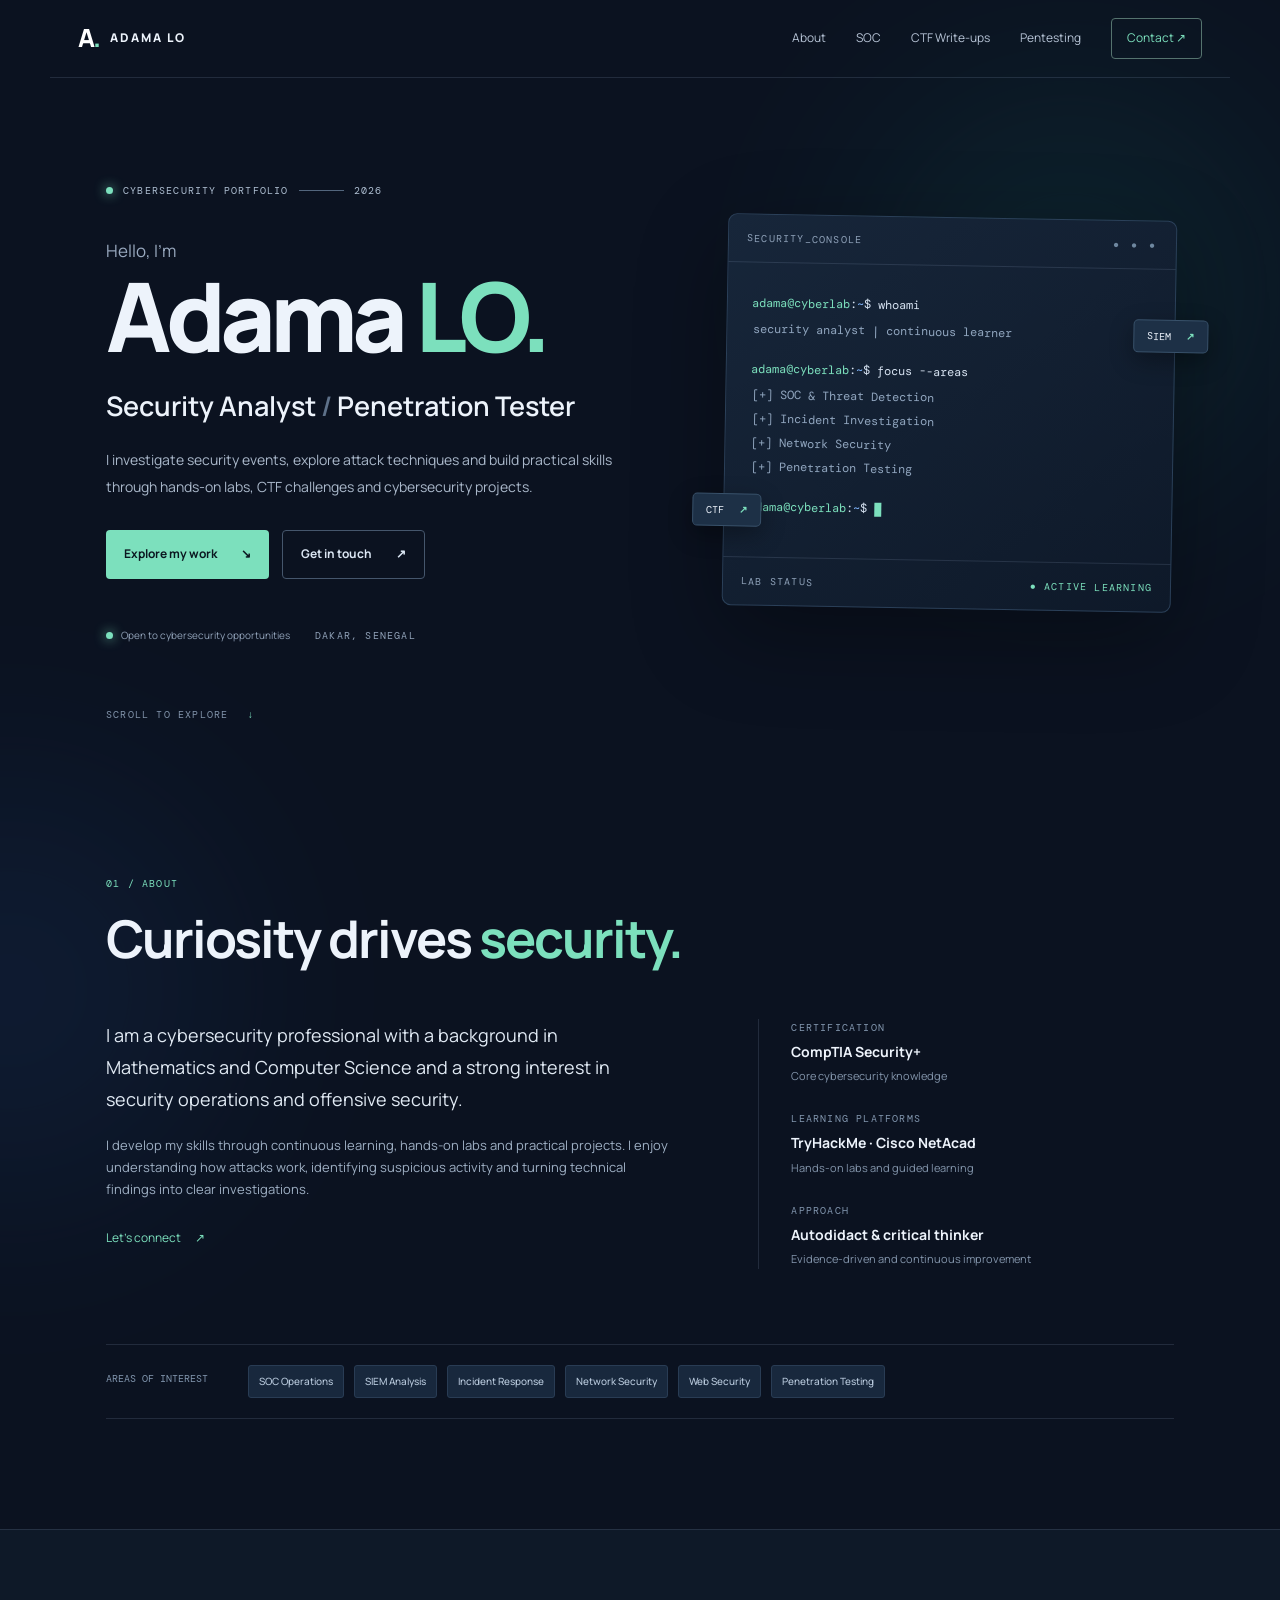
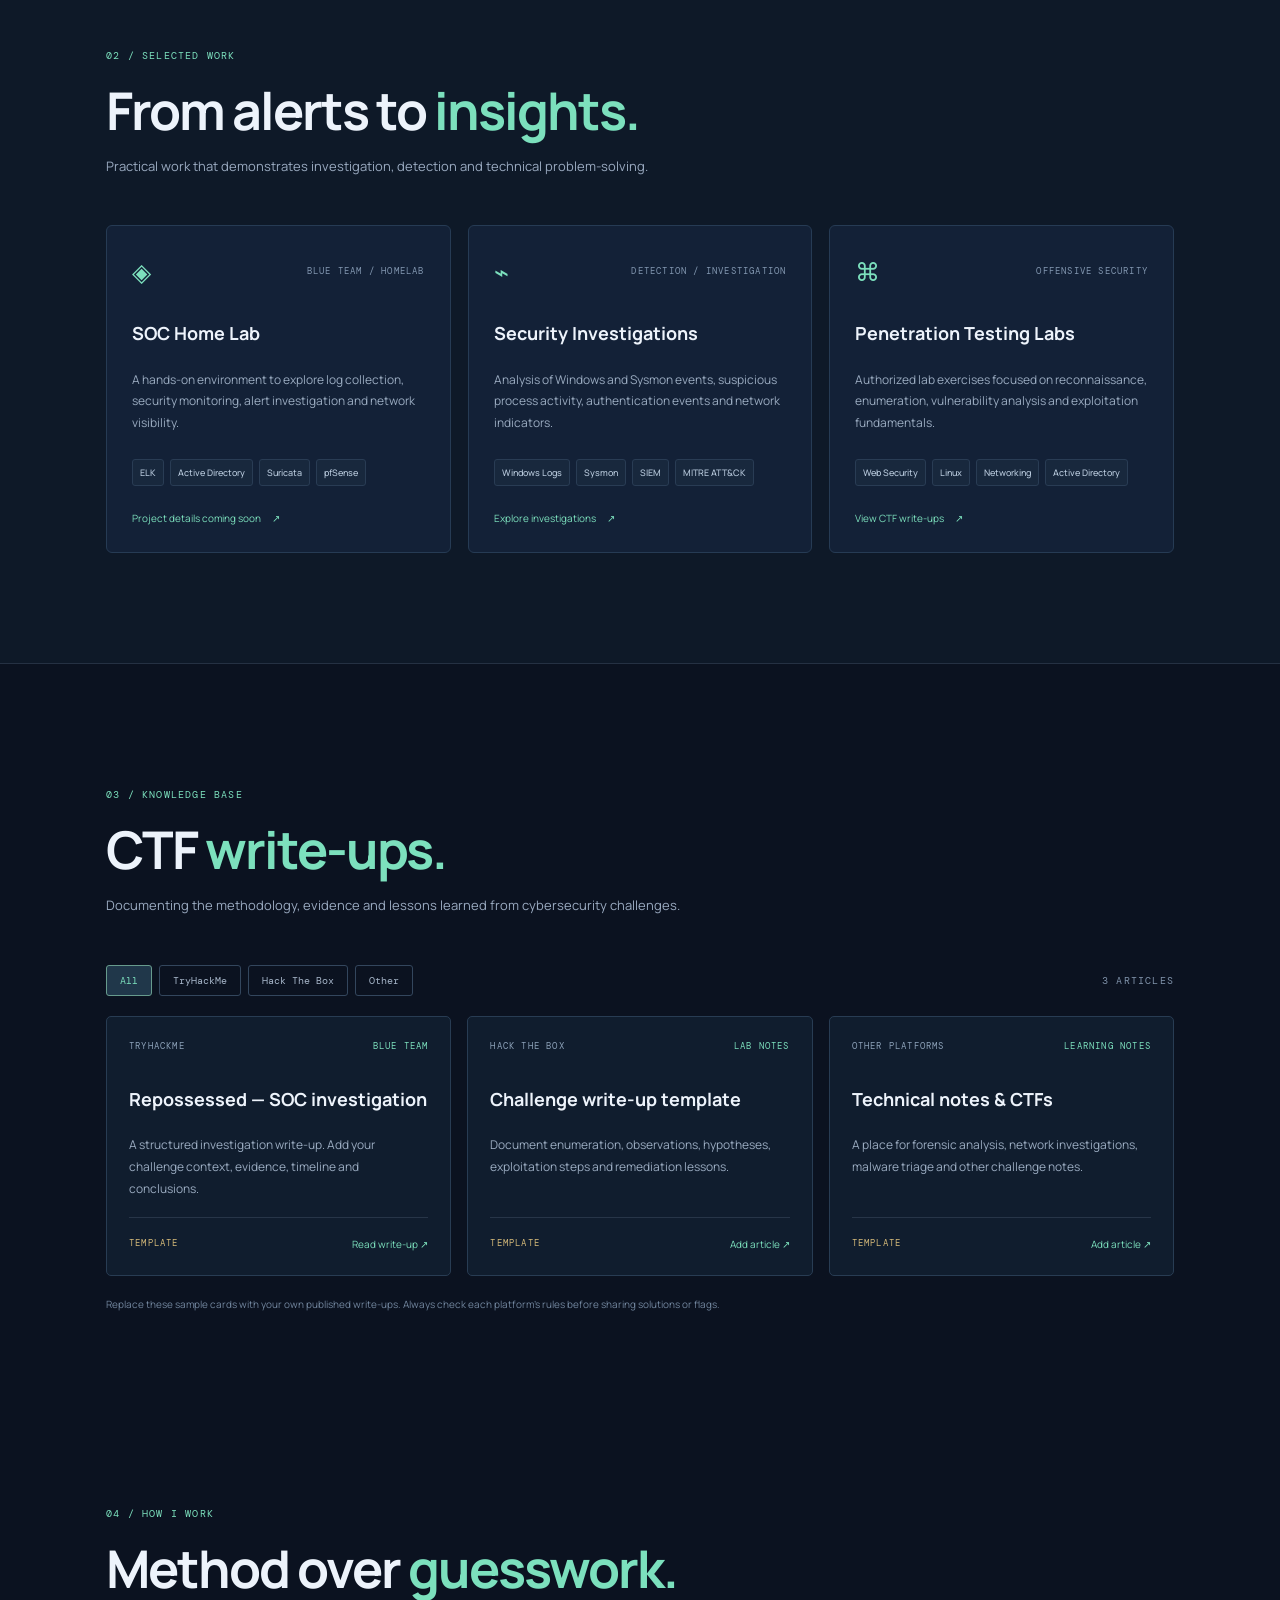
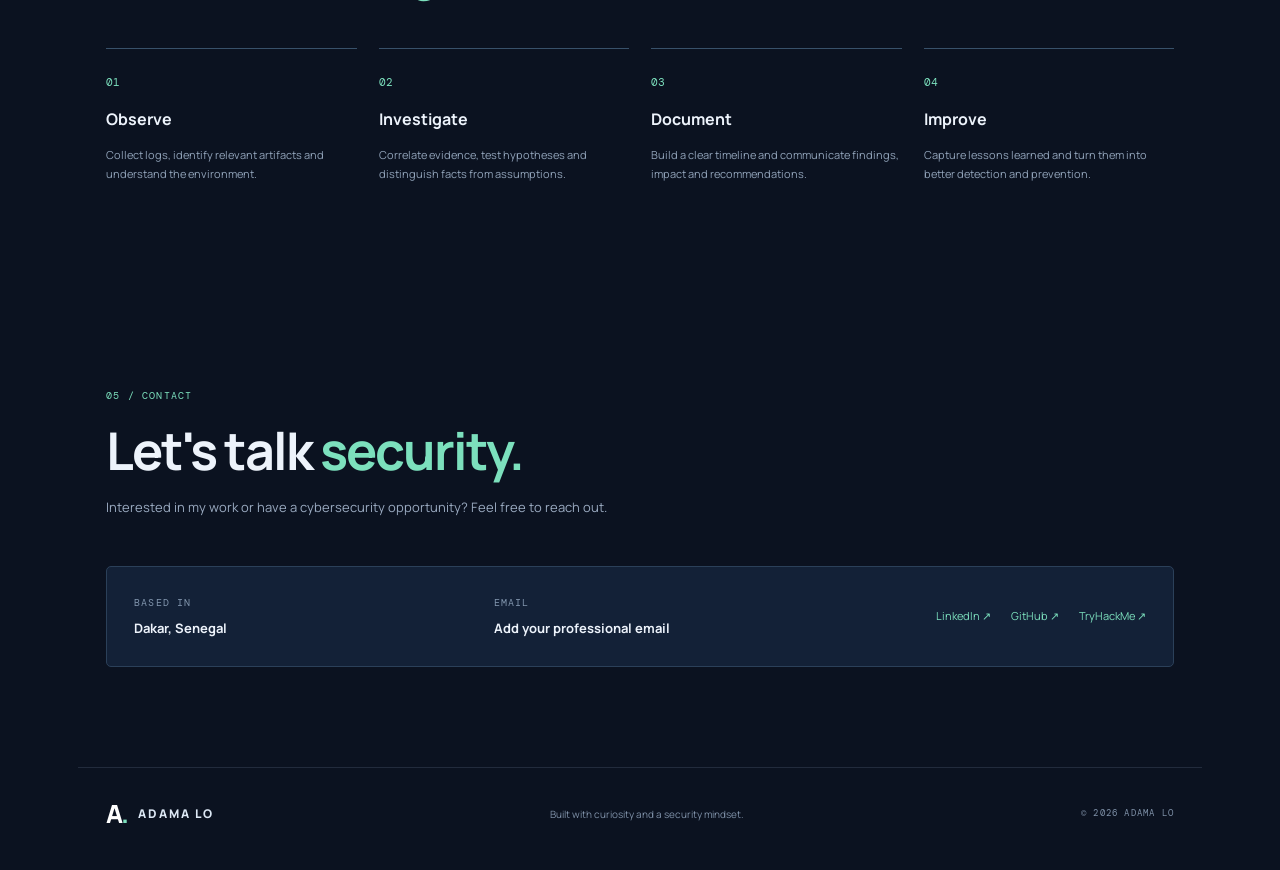
<file: index.html>
<!DOCTYPE html>
<html lang="en">
<head>
  <meta charset="UTF-8">
  <meta name="viewport" content="width=device-width, initial-scale=1.0">
  <meta name="description" content="Adama LO — Cybersecurity portfolio covering SOC operations, incident investigation, CTF write-ups and penetration testing.">
  <meta name="theme-color" content="#0b1220">
  <title>Adama LO | Cybersecurity Portfolio</title>
  <link rel="preconnect" href="https://fonts.googleapis.com">
  <link rel="preconnect" href="https://fonts.gstatic.com" crossorigin>
  <link href="https://fonts.googleapis.com/css2?family=DM+Mono:wght@400;500&family=Manrope:wght@400;500;600;700;800&display=swap" rel="stylesheet">
  <link rel="stylesheet" href="assets/style.css">
</head>
<body>
  <div class="ambient ambient-one"></div><div class="ambient ambient-two"></div>
  <header class="site-header">
    <a class="brand" href="#home" aria-label="Adama LO home"><span class="brand-mark">A<span>.</span></span><span>ADAMA LO</span></a>
    <button class="menu-toggle" id="menuToggle" aria-label="Open navigation" aria-expanded="false">☰</button>
    <nav id="mainNav">
      <a href="#about">About</a><a href="#soc">SOC</a><a href="#writeups">CTF Write-ups</a><a href="#pentest">Pentesting</a><a href="#contact" class="nav-contact">Contact ↗</a>
    </nav>
  </header>

  <main>
    <section class="hero section" id="home">
      <div class="hero-copy">
        <div class="eyebrow"><span class="status-dot"></span> CYBERSECURITY PORTFOLIO <span class="eyebrow-line"></span> 2026</div>
        <p class="hero-kicker">Hello, I'm</p>
        <h1>Adama <span>LO.</span></h1>
        <h2>Security Analyst <span class="muted">/</span> Penetration Tester</h2>
        <p class="hero-description">I investigate security events, explore attack techniques and build practical skills through hands-on labs, CTF challenges and cybersecurity projects.</p>
        <div class="hero-actions">
          <a class="button button-primary" href="#projects">Explore my work <span>↘</span></a>
          <a class="button button-ghost" href="#contact">Get in touch <span>↗</span></a>
        </div>
        <div class="hero-meta"><span><i></i> Open to cybersecurity opportunities</span><span class="mono">DAKAR, SENEGAL</span></div>
      </div>
      <div class="hero-visual">
        <div class="visual-top"><span>SECURITY_CONSOLE</span><span class="window-dots">● ● ●</span></div>
        <div class="terminal">
          <div><span class="prompt">adama@cyberlab</span>:<span class="path">~</span>$ whoami</div>
          <p class="terminal-output">security analyst | continuous learner</p>
          <div><span class="prompt">adama@cyberlab</span>:<span class="path">~</span>$ focus --areas</div>
          <p class="terminal-output">[+] SOC & Threat Detection<br>[+] Incident Investigation<br>[+] Network Security<br>[+] Penetration Testing</p>
          <div><span class="prompt">adama@cyberlab</span>:<span class="path">~</span>$ <span class="cursor"></span></div>
        </div>
        <div class="visual-footer"><span>LAB STATUS</span><span class="online">● ACTIVE LEARNING</span></div>
        <div class="floating-chip chip-one">SIEM <b>↗</b></div><div class="floating-chip chip-two">CTF <b>↗</b></div>
      </div>
      <a class="scroll-cue" href="#about">SCROLL TO EXPLORE <span>↓</span></a>
    </section>

    <section class="section about-section" id="about">
      <div class="section-heading"><span class="section-index">01 / ABOUT</span><h2>Curiosity drives <span>security.</span></h2></div>
      <div class="about-grid">
        <div><p class="lead">I am a cybersecurity professional with a background in Mathematics and Computer Science and a strong interest in security operations and offensive security.</p><p>I develop my skills through continuous learning, hands-on labs and practical projects. I enjoy understanding how attacks work, identifying suspicious activity and turning technical findings into clear investigations.</p><a class="text-link" href="#contact">Let's connect <span>↗</span></a></div>
        <div class="facts-panel">
          <div class="fact"><span class="fact-label">CERTIFICATION</span><strong>CompTIA Security+</strong><span class="fact-note">Core cybersecurity knowledge</span></div>
          <div class="fact"><span class="fact-label">LEARNING PLATFORMS</span><strong>TryHackMe · Cisco NetAcad</strong><span class="fact-note">Hands-on labs and guided learning</span></div>
          <div class="fact"><span class="fact-label">APPROACH</span><strong>Autodidact & critical thinker</strong><span class="fact-note">Evidence-driven and continuous improvement</span></div>
        </div>
      </div>
      <div class="skills-strip"><span>AREAS OF INTEREST</span><div><b>SOC Operations</b><b>SIEM Analysis</b><b>Incident Response</b><b>Network Security</b><b>Web Security</b><b>Penetration Testing</b></div></div>
    </section>

    <section class="section dark-section" id="projects">
      <div class="section-heading"><span class="section-index">02 / SELECTED WORK</span><h2>From alerts to <span>insights.</span></h2><p>Practical work that demonstrates investigation, detection and technical problem-solving.</p></div>
      <div class="project-grid">
        <article class="project-card" id="soc"><div class="card-top"><span class="card-icon">◈</span><span class="card-type">BLUE TEAM / HOMELAB</span></div><h3>SOC Home Lab</h3><p>A hands-on environment to explore log collection, security monitoring, alert investigation and network visibility.</p><div class="tag-list"><span>ELK</span><span>Active Directory</span><span>Suricata</span><span>pfSense</span></div><a href="#contact" class="card-link">Project details coming soon <span>↗</span></a></article>
        <article class="project-card"><div class="card-top"><span class="card-icon">⌁</span><span class="card-type">DETECTION / INVESTIGATION</span></div><h3>Security Investigations</h3><p>Analysis of Windows and Sysmon events, suspicious process activity, authentication events and network indicators.</p><div class="tag-list"><span>Windows Logs</span><span>Sysmon</span><span>SIEM</span><span>MITRE ATT&CK</span></div><a href="#writeups" class="card-link">Explore investigations <span>↗</span></a></article>
        <article class="project-card" id="pentest"><div class="card-top"><span class="card-icon">⌘</span><span class="card-type">OFFENSIVE SECURITY</span></div><h3>Penetration Testing Labs</h3><p>Authorized lab exercises focused on reconnaissance, enumeration, vulnerability analysis and exploitation fundamentals.</p><div class="tag-list"><span>Web Security</span><span>Linux</span><span>Networking</span><span>Active Directory</span></div><a href="#writeups" class="card-link">View CTF write-ups <span>↗</span></a></article>
      </div>
    </section>

    <section class="section writeups-section" id="writeups">
      <div class="section-heading"><span class="section-index">03 / KNOWLEDGE BASE</span><h2>CTF <span>write-ups.</span></h2><p>Documenting the methodology, evidence and lessons learned from cybersecurity challenges.</p></div>
      <div class="writeup-toolbar"><div class="filter-group" role="group" aria-label="Filter write-ups"><button class="filter active" data-filter="all">All</button><button class="filter" data-filter="tryhackme">TryHackMe</button><button class="filter" data-filter="htb">Hack The Box</button><button class="filter" data-filter="other">Other</button></div><span class="writeup-count" id="writeupCount">3 ARTICLES</span></div>
      <div class="writeup-grid" id="writeupGrid">
        <article class="writeup-card" data-platform="tryhackme"><div class="writeup-meta"><span>TRYHACKME</span><span>BLUE TEAM</span></div><h3>Repossessed — SOC investigation</h3><p>A structured investigation write-up. Add your challenge context, evidence, timeline and conclusions.</p><div class="writeup-bottom"><span class="writeup-status">TEMPLATE</span><a href="writeups/repossessed.html">Read write-up ↗</a></div></article>
        <article class="writeup-card" data-platform="htb"><div class="writeup-meta"><span>HACK THE BOX</span><span>LAB NOTES</span></div><h3>Challenge write-up template</h3><p>Document enumeration, observations, hypotheses, exploitation steps and remediation lessons.</p><div class="writeup-bottom"><span class="writeup-status">TEMPLATE</span><a href="#contact">Add article ↗</a></div></article>
        <article class="writeup-card" data-platform="other"><div class="writeup-meta"><span>OTHER PLATFORMS</span><span>LEARNING NOTES</span></div><h3>Technical notes & CTFs</h3><p>A place for forensic analysis, network investigations, malware triage and other challenge notes.</p><div class="writeup-bottom"><span class="writeup-status">TEMPLATE</span><a href="#contact">Add article ↗</a></div></article>
      </div>
      <p class="small-note">Replace these sample cards with your own published write-ups. Always check each platform's rules before sharing solutions or flags.</p>
    </section>

    <section class="section process-section">
      <div class="section-heading"><span class="section-index">04 / HOW I WORK</span><h2>Method over <span>guesswork.</span></h2></div>
      <div class="process-grid"><div><span>01</span><h3>Observe</h3><p>Collect logs, identify relevant artifacts and understand the environment.</p></div><div><span>02</span><h3>Investigate</h3><p>Correlate evidence, test hypotheses and distinguish facts from assumptions.</p></div><div><span>03</span><h3>Document</h3><p>Build a clear timeline and communicate findings, impact and recommendations.</p></div><div><span>04</span><h3>Improve</h3><p>Capture lessons learned and turn them into better detection and prevention.</p></div></div>
    </section>

    <section class="section contact-section" id="contact">
      <div class="section-heading"><span class="section-index">05 / CONTACT</span><h2>Let's talk <span>security.</span></h2><p>Interested in my work or have a cybersecurity opportunity? Feel free to reach out.</p></div>
      <div class="contact-panel"><div><span class="fact-label">BASED IN</span><strong>Dakar, Senegal</strong></div><div><span class="fact-label">EMAIL</span><strong>Add your professional email</strong></div><div class="contact-links"><a href="https://www.linkedin.com/" target="_blank" rel="noreferrer">LinkedIn ↗</a><a href="https://github.com/" target="_blank" rel="noreferrer">GitHub ↗</a><a href="https://tryhackme.com/p/NewCastle.2.0" target="_blank" rel="noreferrer">TryHackMe ↗</a></div></div>
    </section>
  </main>
  <footer><a class="brand" href="#home"><span class="brand-mark">A<span>.</span></span><span>ADAMA LO</span></a><span>Built with curiosity and a security mindset.</span><span class="mono">© <span id="year"></span> ADAMA LO</span></footer>
  <script src="assets/script.js"></script>
</body>
</html>
</file>
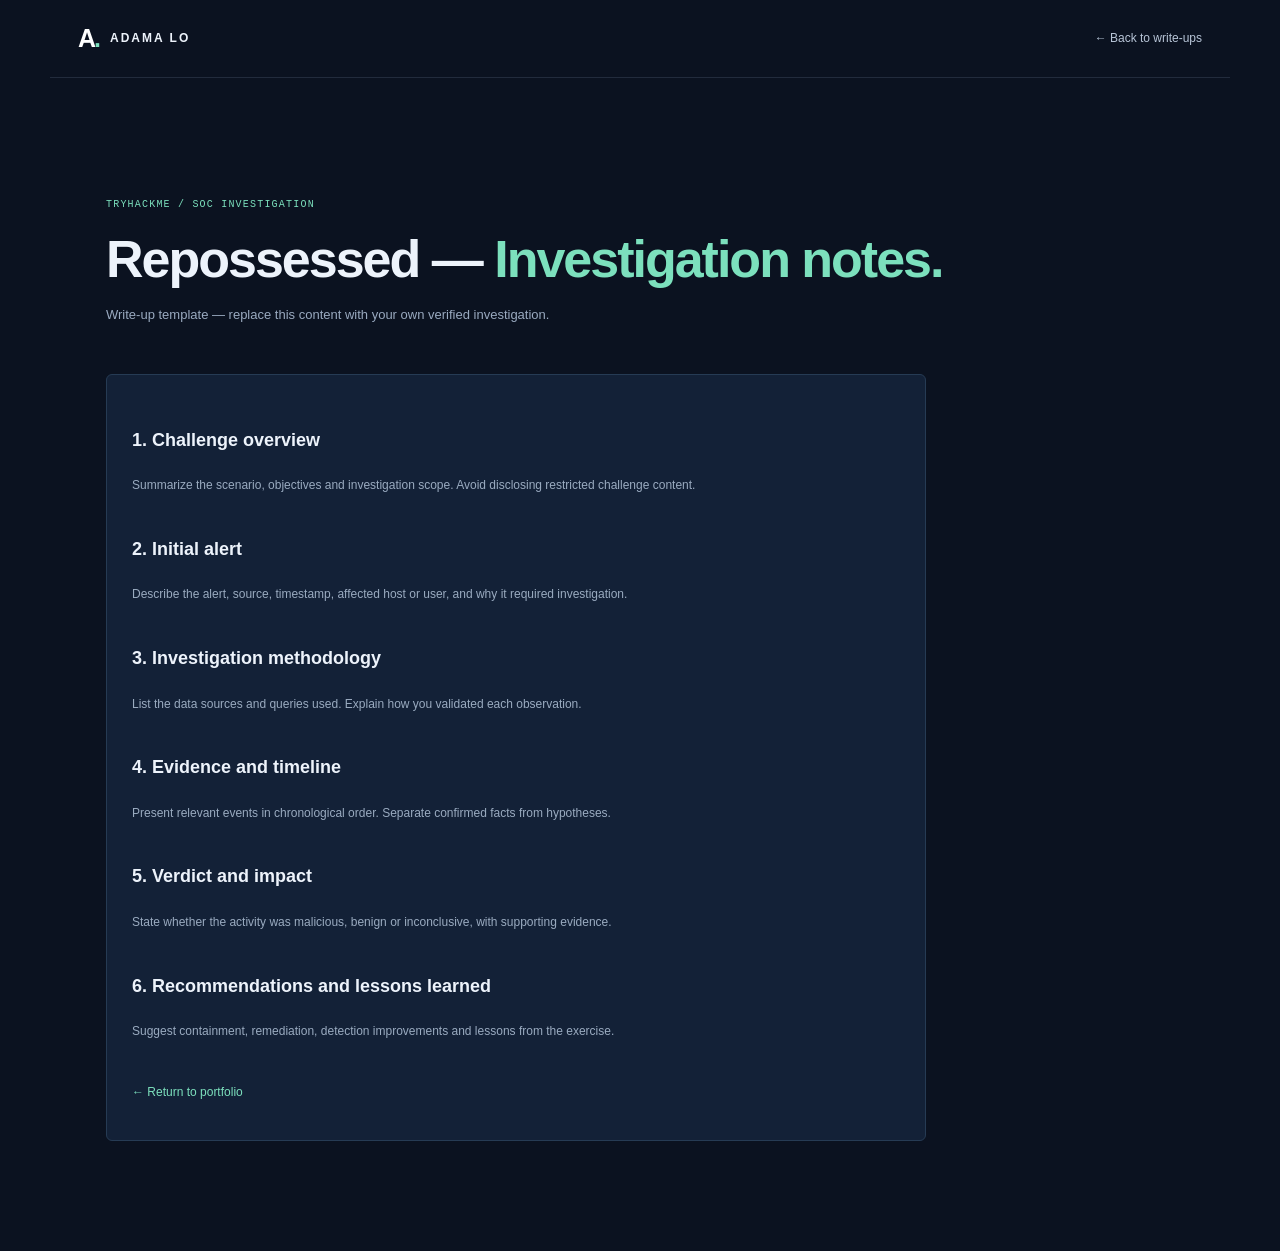
<file: writeups/repossessed.html>
<!DOCTYPE html>
<html lang="en"><head><meta charset="UTF-8"><meta name="viewport" content="width=device-width, initial-scale=1.0"><title>Repossessed — Write-up | Adama LO</title><link rel="stylesheet" href="../assets/style.css"></head>
<body><header class="site-header"><a class="brand" href="../index.html"><span class="brand-mark">A<span>.</span></span><span>ADAMA LO</span></a><nav class="open"><a href="../index.html#writeups">← Back to write-ups</a></nav></header>
<main class="section"><div class="section-heading"><span class="section-index">TRYHACKME / SOC INVESTIGATION</span><h2>Repossessed — <span>Investigation notes.</span></h2><p>Write-up template — replace this content with your own verified investigation.</p></div>
<article class="project-card" style="max-width:820px"><h3>1. Challenge overview</h3><p>Summarize the scenario, objectives and investigation scope. Avoid disclosing restricted challenge content.</p><h3>2. Initial alert</h3><p>Describe the alert, source, timestamp, affected host or user, and why it required investigation.</p><h3>3. Investigation methodology</h3><p>List the data sources and queries used. Explain how you validated each observation.</p><h3>4. Evidence and timeline</h3><p>Present relevant events in chronological order. Separate confirmed facts from hypotheses.</p><h3>5. Verdict and impact</h3><p>State whether the activity was malicious, benign or inconclusive, with supporting evidence.</p><h3>6. Recommendations and lessons learned</h3><p>Suggest containment, remediation, detection improvements and lessons from the exercise.</p><p><a class="text-link" href="../index.html#writeups">← Return to portfolio</a></p></article></main></body></html>
</file>
<file: assets/style.css>
*{box-sizing:border-box} :root{--bg:#0b1220;--panel:#111c2d;--panel2:#142238;--text:#edf3fb;--muted:#9aaac0;--line:rgba(166,190,220,.15);--accent:#7ce0bd;--blue:#82b7ff;--ink:#101a2a} html{scroll-behavior:smooth;scroll-padding-top:90px} body{margin:0;background:#0b1220;color:var(--text);font-family:Manrope,Arial,sans-serif;line-height:1.7;overflow-x:hidden}a{color:inherit;text-decoration:none}.ambient{position:absolute;width:420px;height:420px;border-radius:50%;filter:blur(110px);opacity:.12;pointer-events:none}.ambient-one{background:#1c9c89;top:80px;right:0}.ambient-two{background:#2863b5;top:780px;left:-200px}.site-header{height:78px;max-width:1180px;margin:auto;padding:0 28px;display:flex;align-items:center;justify-content:space-between;border-bottom:1px solid var(--line);position:relative;z-index:5}.brand{display:flex;align-items:center;gap:11px;font-size:12px;font-weight:800;letter-spacing:2px}.brand-mark{font-size:25px;letter-spacing:-2px;color:#fff}.brand-mark span{color:var(--accent)}nav{display:flex;align-items:center;gap:30px;font-size:12px;color:#b8c5d7}nav a:hover,.text-link:hover{color:var(--accent)}.nav-contact{border:1px solid #55736e;padding:9px 15px;border-radius:4px;color:var(--accent)}.menu-toggle{display:none;background:none;border:0;color:white;font-size:23px}.section{max-width:1124px;margin:auto;padding:110px 28px;position:relative}.hero{min-height:680px;display:grid;grid-template-columns:1.1fr .9fr;align-items:center;gap:70px;padding-top:90px;padding-bottom:100px}.eyebrow,.section-index,.fact-label,.card-type,.visual-top,.visual-footer,.mono,.scroll-cue,.writeup-meta,.writeup-count,.writeup-status{font-family:"DM Mono",monospace;letter-spacing:1.2px;font-size:10px}.eyebrow{color:#aebed1;display:flex;align-items:center;gap:10px}.status-dot,.hero-meta i{width:7px;height:7px;border-radius:50%;background:var(--accent);box-shadow:0 0 12px #7ce0bd}.eyebrow-line{height:1px;width:45px;background:#53667d}.hero-kicker{color:var(--muted);font-size:17px;margin:38px 0 0}.hero h1{font-size:clamp(62px,8vw,96px);letter-spacing:-6px;line-height:1.05;margin:0;font-weight:800}.hero h1 span,.section-heading h2 span{color:var(--accent)}.hero h2{font-size:clamp(19px,2.3vw,27px);font-weight:600;margin:16px 0 18px}.muted{color:#5e7189}.hero-description{color:#aab8ca;max-width:520px;font-size:14px;line-height:1.9}.hero-actions{display:flex;gap:13px;margin-top:30px}.button{padding:13px 18px;border-radius:4px;font-size:12px;font-weight:700;display:inline-flex;gap:24px;align-items:center;transition:.2s}.button-primary{background:var(--accent);color:#0b1720}.button-primary:hover{transform:translateY(-3px);box-shadow:0 8px 24px #7ce0bd2c}.button-ghost{border:1px solid #45566c;color:#dce7f4}.button-ghost:hover{border-color:var(--accent);color:var(--accent)}.hero-meta{display:flex;gap:25px;flex-wrap:wrap;margin-top:48px;color:#91a2b8;font-size:10px}.hero-meta span:first-child{display:flex;align-items:center;gap:8px}.hero-meta i{display:inline-block}.hero-visual{background:linear-gradient(145deg,#17263a,#0e1929);border:1px solid #2b4059;border-radius:9px;box-shadow:0 28px 90px #0005;position:relative;transform:rotate(1deg)}.visual-top,.visual-footer{padding:15px 18px;color:#8fa2b9;display:flex;justify-content:space-between;border-bottom:1px solid var(--line)}.window-dots{color:#6e879f;letter-spacing:3px}.terminal{padding:28px 24px 38px;font:12px/2 "DM Mono",monospace;color:#d6e2f1;min-height:270px}.prompt{color:var(--accent)}.path{color:var(--blue)}.terminal-output{color:#91a6bf;margin:2px 0 16px 0;padding-left:2px}.cursor{display:inline-block;width:7px;height:14px;background:var(--accent);vertical-align:middle;animation:blink 1s steps(2,start) infinite}@keyframes blink{to{visibility:hidden}}.visual-footer{border-top:1px solid var(--line);border-bottom:0}.online{color:var(--accent)}.floating-chip{position:absolute;background:#1d3046;border:1px solid #38516a;border-radius:5px;padding:9px 13px;font:10px "DM Mono",monospace;box-shadow:0 8px 25px #0005}.floating-chip b{color:var(--accent);margin-left:9px}.chip-one{top:25%;right:-34px}.chip-two{bottom:20%;left:-32px}.scroll-cue{position:absolute;bottom:35px;left:28px;color:#8193aa}.scroll-cue span{color:var(--accent);margin-left:12px}.section-heading{margin-bottom:48px}.section-index{color:var(--accent)}.section-heading h2{font-size:clamp(34px,4.6vw,52px);line-height:1.2;letter-spacing:-2px;margin:13px 0 12px}.section-heading>p{color:var(--muted);font-size:13px;max-width:580px}.about-grid{display:grid;grid-template-columns:1.15fr .85fr;gap:90px}.about-grid p{color:#9eafc3;font-size:13px}.about-grid .lead{font-size:18px;line-height:1.8;color:#e0e9f3;margin-top:0}.text-link{display:inline-block;color:var(--accent);font-size:12px;margin-top:15px}.text-link span{margin-left:12px}.facts-panel{border-left:1px solid var(--line);padding-left:32px;display:grid;gap:24px}.fact{display:grid;gap:4px}.fact-label{color:#8296ae}.fact strong{font-size:14px}.fact-note{font-size:11px;color:#8496ac}.skills-strip{margin-top:75px;border-top:1px solid var(--line);border-bottom:1px solid var(--line);padding:20px 0;display:flex;align-items:flex-start;gap:40px}.skills-strip>span{font:10px "DM Mono",monospace;color:#8296ae;white-space:nowrap;padding-top:7px}.skills-strip>div{display:flex;flex-wrap:wrap;gap:10px}.skills-strip b,.tag-list span{font-size:10px;font-weight:500;color:#b8c9dc;background:#18283d;border:1px solid #293c54;padding:7px 10px;border-radius:3px}.dark-section{max-width:none;background:#0e1928;padding-left:max(28px,calc((100% - 1068px)/2));padding-right:max(28px,calc((100% - 1068px)/2));border-top:1px solid var(--line);border-bottom:1px solid var(--line)}.dark-section .section-heading>p{margin-top:0}.project-grid{display:grid;grid-template-columns:repeat(3,1fr);gap:17px}.project-card{padding:25px;background:#132137;border:1px solid #263b54;border-radius:6px;min-height:290px;display:flex;flex-direction:column;transition:.2s}.project-card:hover,.writeup-card:hover{transform:translateY(-4px);border-color:#648d89}.card-top{display:flex;justify-content:space-between;align-items:center}.card-icon{font-size:25px;color:var(--accent)}.card-type{color:#8297b0;font-size:9px}.project-card h3,.writeup-card h3{font-size:18px;margin:25px 0 8px}.project-card p,.writeup-card p{font-size:12px;color:#9aabc0;line-height:1.8}.tag-list{display:flex;flex-wrap:wrap;gap:6px;margin-top:13px}.tag-list span{font-size:9px;padding:5px 7px}.card-link{font-size:10px;color:var(--accent);margin-top:auto;padding-top:24px}.card-link span{margin-left:9px}.writeups-section{padding-top:115px}.writeup-toolbar{display:flex;justify-content:space-between;align-items:center;margin-bottom:20px}.filter-group{display:flex;gap:7px;flex-wrap:wrap}.filter{background:transparent;border:1px solid #33465d;color:#a6b5c8;border-radius:3px;padding:8px 13px;font:10px "DM Mono",monospace;cursor:pointer}.filter.active,.filter:hover{background:#20374a;border-color:#679b8d;color:var(--accent)}.writeup-count{color:#8093aa}.writeup-grid{display:grid;grid-template-columns:repeat(3,1fr);gap:16px}.writeup-card{background:#101d2e;border:1px solid #283c53;border-radius:5px;padding:22px;min-height:260px;display:flex;flex-direction:column;transition:.2s}.writeup-meta{display:flex;justify-content:space-between;color:#8ca1b8;font-size:9px}.writeup-meta span:last-child{color:var(--accent)}.writeup-card h3{margin-top:30px}.writeup-bottom{margin-top:auto;padding-top:18px;border-top:1px solid var(--line);display:flex;justify-content:space-between;align-items:center}.writeup-status{color:#d4b979;font-size:9px}.writeup-bottom a{font-size:10px;color:var(--accent)}.small-note{font-size:10px;color:#72869e;margin-top:20px}.process-section{padding-top:65px}.process-grid{display:grid;grid-template-columns:repeat(4,1fr);gap:22px}.process-grid>div{border-top:1px solid #38516a;padding-top:18px}.process-grid span{font:11px "DM Mono",monospace;color:var(--accent)}.process-grid h3{font-size:16px;margin:12px 0 5px}.process-grid p{font-size:11px;color:#91a3b9;line-height:1.8}.contact-section{padding-top:75px;padding-bottom:100px}.contact-panel{display:flex;justify-content:space-between;align-items:center;gap:25px;padding:27px;background:#132137;border:1px solid #2b4059;border-radius:5px}.contact-panel>div:not(.contact-links){display:grid;gap:6px}.contact-panel strong{font-size:13px}.contact-links{display:flex;gap:20px;flex-wrap:wrap}.contact-links a{font-size:11px;color:var(--accent)}footer{max-width:1124px;margin:auto;padding:25px 28px 35px;border-top:1px solid var(--line);display:flex;align-items:center;justify-content:space-between;color:#7f91a8;font-size:10px}footer .brand{color:#dce7f4}footer .mono{font-size:9px}@media(max-width:800px){.hero{grid-template-columns:1fr;gap:55px;padding-top:70px}.hero-visual{max-width:560px;width:90%;margin:auto}.about-grid{gap:40px}.project-grid,.writeup-grid{grid-template-columns:1fr 1fr}.contact-panel{align-items:flex-start;flex-direction:column}.process-grid{grid-template-columns:1fr 1fr}.skills-strip{flex-direction:column;gap:15px}}@media(max-width:600px){.site-header{padding:0 20px}.menu-toggle{display:block}nav{display:none;position:absolute;top:77px;left:0;right:0;background:#101c2d;padding:20px;flex-direction:column;align-items:flex-start;border-bottom:1px solid var(--line)}nav.open{display:flex}.section{padding:80px 20px}.hero{min-height:auto;padding-top:65px;padding-bottom:95px}.hero h1{letter-spacing:-4px}.hero-meta{gap:12px;flex-direction:column}.hero-visual{width:95%}.chip-one{right:-12px}.chip-two{left:-12px}.about-grid{grid-template-columns:1fr}.facts-panel{border-left:0;border-top:1px solid var(--line);padding:25px 0 0}.project-grid,.writeup-grid,.process-grid{grid-template-columns:1fr}.writeup-toolbar{align-items:flex-start;gap:15px;flex-direction:column}.contact-links{gap:15px}footer{padding:22px 20px;gap:15px;flex-wrap:wrap}footer>span:nth-child(2){order:3;width:100%}.section-heading h2{letter-spacing:-1.5px}}
</file>
